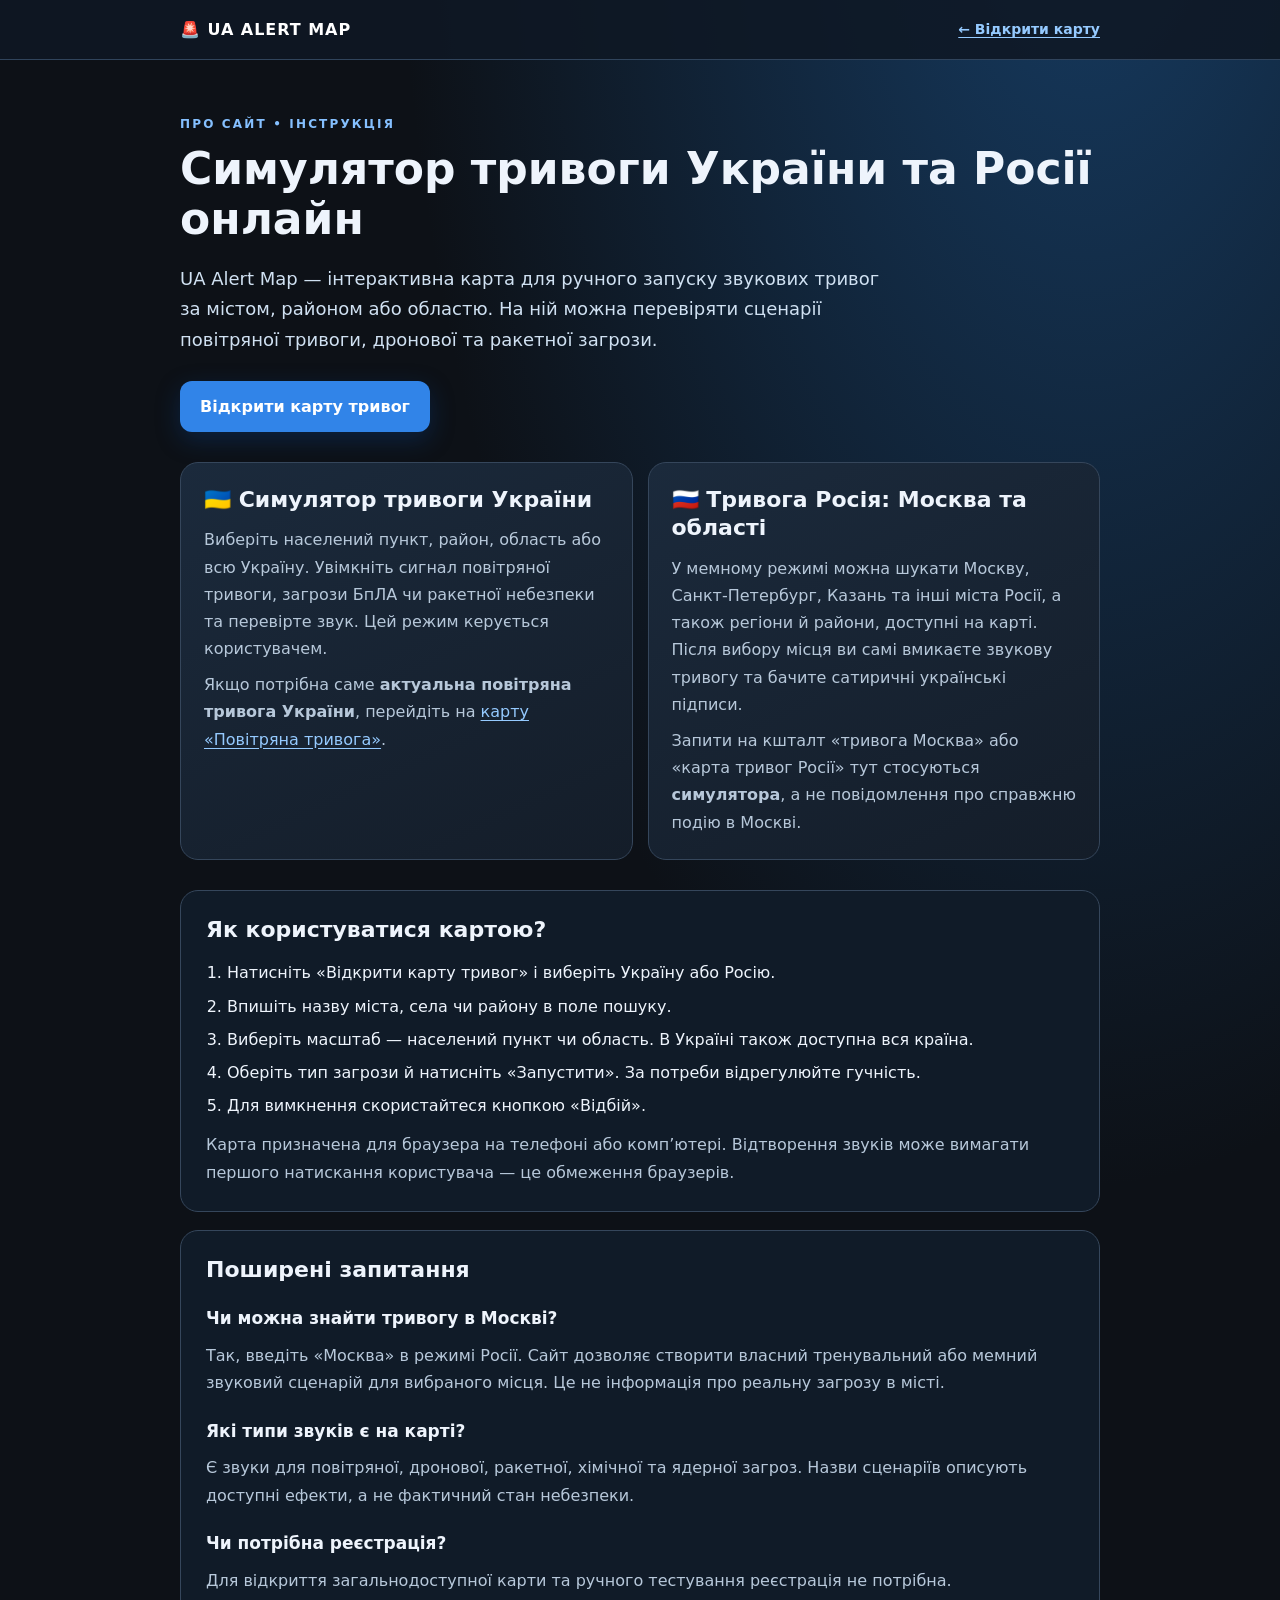
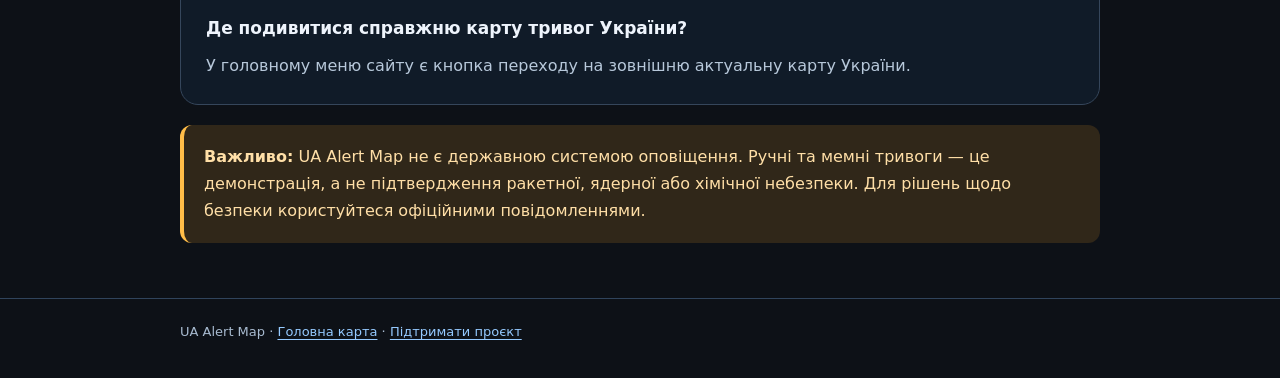
<file: about.html>
<!doctype html>
<html lang="uk">
<head>
  <meta charset="utf-8">
  <meta name="viewport" content="width=device-width,initial-scale=1">
  <title>Симулятор тривоги України та Росії — Москва, міста й області | UA Alert Map</title>
  <meta name="description" content="Як працює UA Alert Map: симулятор повітряних тривог України та Росії, пошук Москви й інших міст, районів та областей, звуки сирен і мемний режим.">
  <meta name="keywords" content="UA Alert Map, QUA Alert Map, симулятор тривоги, повітряна тривога симулятор, карта тривог України, карта тривог Росії, тривога Москва, тривога Росія">
  <meta name="robots" content="index,follow">
  <meta name="theme-color" content="#0d1117">
  <link rel="canonical" href="https://dacukpavlo.github.io/ukraine-alert-simulator/about.html">
  <link rel="icon" href="favicon.svg" type="image/svg+xml">
  <meta property="og:type" content="article">
  <meta property="og:locale" content="uk_UA">
  <meta property="og:site_name" content="Симулятор повітряних тривог">
  <meta property="og:title" content="Симулятор тривоги України та Росії — про карту UA Alert Map">
  <meta property="og:description" content="Пошук міст і областей, звуки тривог, карта України та мемна карта Росії.">
  <meta property="og:url" content="https://dacukpavlo.github.io/ukraine-alert-simulator/about.html">
  <script type="application/ld+json">
  {
    "@context":"https://schema.org",
    "@type":"AboutPage",
    "name":"Про симулятор тривог України та Росії — UA Alert Map",
    "url":"https://dacukpavlo.github.io/ukraine-alert-simulator/about.html",
    "inLanguage":"uk",
    "isPartOf":{"@id":"https://dacukpavlo.github.io/ukraine-alert-simulator/#website"},
    "description":"Довідка про ручний симулятор тривог України і сатиричну карту тривог Росії, зокрема Москви."
  }
  </script>
  <style>
    *{box-sizing:border-box}
    :root{color-scheme:dark;--bg:#0d1117;--card:#172232;--border:#35465b;--text:#eef4fc;--muted:#b7c8da;--blue:#69b0ff}
    body{margin:0;background:radial-gradient(ellipse at 85% -10%,#163c63 0%,transparent 45%),var(--bg);color:var(--text);font:16px/1.7 system-ui,-apple-system,Segoe UI,sans-serif}
    a{color:#95caff;text-underline-offset:3px}
    .wrap{width:min(920px,calc(100% - 36px));margin:0 auto}
    header{border-bottom:1px solid #30445c;background:#0e1724df}
    .head{display:flex;align-items:center;justify-content:space-between;gap:16px;padding:16px 0}
    .brand{font-weight:900;letter-spacing:.06em;text-decoration:none;color:#fff}
    .back{font-weight:700;font-size:14px}
    main{padding:45px 0 55px}
    .eyebrow{text-transform:uppercase;letter-spacing:.18em;color:#85c0ff;font-size:12px;font-weight:900}
    h1{font-size:clamp(27px,5vw,44px);line-height:1.15;margin:9px 0 19px}
    h2{font-size:22px;line-height:1.3;margin:0 0 12px}
    p{margin:9px 0 0}
    .lead{font-size:18px;max-width:720px;color:#d0e1f2}
    .btn{display:inline-flex;align-items:center;justify-content:center;margin-top:25px;padding:12px 20px;border-radius:12px;background:#3184e8;color:#fff;text-decoration:none;font-weight:900;box-shadow:0 8px 23px #0a3b7f66}
    .btn:hover{background:#4598fa}
    .grid{display:grid;grid-template-columns:repeat(2,minmax(0,1fr));gap:15px;margin:30px 0}
    .box{padding:23px;border-radius:18px;background:linear-gradient(155deg,#1b2a3c,#141d29);border:1px solid var(--border)}
    .box p,.content p{color:var(--muted)}
    .content{margin:18px 0;padding:25px;border:1px solid var(--border);border-radius:18px;background:#101b28}
    ol{margin:12px 0 0;padding-left:21px}
    li{padding:3px 0}
    .faq h3{font-size:17px;margin:20px 0 3px}
    .notice{border-left:4px solid #ffbd48;background:#302719;padding:18px 20px;border-radius:12px;color:#ffdfa7;margin-top:20px}
    footer{border-top:1px solid #30445c;padding:22px 0 35px;font-size:13px;color:#a8bbd0}
    @media(max-width:650px){.grid{grid-template-columns:1fr}main{padding-top:30px}.box,.content{padding:18px}.head{align-items:flex-start}}
  </style>
  <!-- Google AdSense: site ownership and ads loader -->
  <script async src="https://pagead2.googlesyndication.com/pagead/js/adsbygoogle.js?client=ca-pub-8796543226124844"
     crossorigin="anonymous"></script>
</head>
<body>
<header><div class="wrap head">
  <a class="brand" href="./">🚨 UA ALERT MAP</a>
  <a class="back" href="./">← Відкрити карту</a>
</div></header>
<main class="wrap">
  <p class="eyebrow">Про сайт • Інструкція</p>
  <h1>Симулятор тривоги України та Росії онлайн</h1>
  <p class="lead">UA Alert Map — інтерактивна карта для ручного запуску звукових тривог за містом, районом або областю. На ній можна перевіряти сценарії повітряної тривоги, дронової та ракетної загрози.</p>
  <a class="btn" href="./">Відкрити карту тривог</a>

  <div class="grid">
    <section class="box">
      <h2>🇺🇦 Симулятор тривоги України</h2>
      <p>Виберіть населений пункт, район, область або всю Україну. Увімкніть сигнал повітряної тривоги, загрози БпЛА чи ракетної небезпеки та перевірте звук. Цей режим керується користувачем.</p>
      <p>Якщо потрібна саме <strong>актуальна повітряна тривога України</strong>, перейдіть на <a href="https://map.ukrainealarm.com/" target="_blank" rel="noopener noreferrer">карту «Повітряна тривога»</a>.</p>
    </section>
    <section class="box">
      <h2>🇷🇺 Тривога Росія: Москва та області</h2>
      <p>У мемному режимі можна шукати Москву, Санкт-Петербург, Казань та інші міста Росії, а також регіони й райони, доступні на карті. Після вибору місця ви самі вмикаєте звукову тривогу та бачите сатиричні українські підписи.</p>
      <p>Запити на кшталт «тривога Москва» або «карта тривог Росії» тут стосуються <strong>симулятора</strong>, а не повідомлення про справжню подію в Москві.</p>
    </section>
  </div>

  <section class="content">
    <h2>Як користуватися картою?</h2>
    <ol>
      <li>Натисніть «Відкрити карту тривог» і виберіть Україну або Росію.</li>
      <li>Впишіть назву міста, села чи району в поле пошуку.</li>
      <li>Виберіть масштаб — населений пункт чи область. В Україні також доступна вся країна.</li>
      <li>Оберіть тип загрози й натисніть «Запустити». За потреби відрегулюйте гучність.</li>
      <li>Для вимкнення скористайтеся кнопкою «Відбій».</li>
    </ol>
    <p>Карта призначена для браузера на телефоні або комп’ютері. Відтворення звуків може вимагати першого натискання користувача — це обмеження браузерів.</p>
  </section>

  <section class="content faq">
    <h2>Поширені запитання</h2>
    <h3>Чи можна знайти тривогу в Москві?</h3>
    <p>Так, введіть «Москва» в режимі Росії. Сайт дозволяє створити власний тренувальний або мемний звуковий сценарій для вибраного місця. Це не інформація про реальну загрозу в місті.</p>
    <h3>Які типи звуків є на карті?</h3>
    <p>Є звуки для повітряної, дронової, ракетної, хімічної та ядерної загроз. Назви сценаріїв описують доступні ефекти, а не фактичний стан небезпеки.</p>
    <h3>Чи потрібна реєстрація?</h3>
    <p>Для відкриття загальнодоступної карти та ручного тестування реєстрація не потрібна.</p>
    <h3>Де подивитися справжню карту тривог України?</h3>
    <p>У головному меню сайту є кнопка переходу на зовнішню актуальну карту України.</p>
  </section>

  <p class="notice"><strong>Важливо:</strong> UA Alert Map не є державною системою оповіщення. Ручні та мемні тривоги — це демонстрація, а не підтвердження ракетної, ядерної або хімічної небезпеки. Для рішень щодо безпеки користуйтеся офіційними повідомленнями.</p>
</main>
<footer><div class="wrap">UA Alert Map · <a href="./">Головна карта</a> · <a href="./#support">Підтримати проєкт</a></div></footer>
</body>
</html>
</file>
